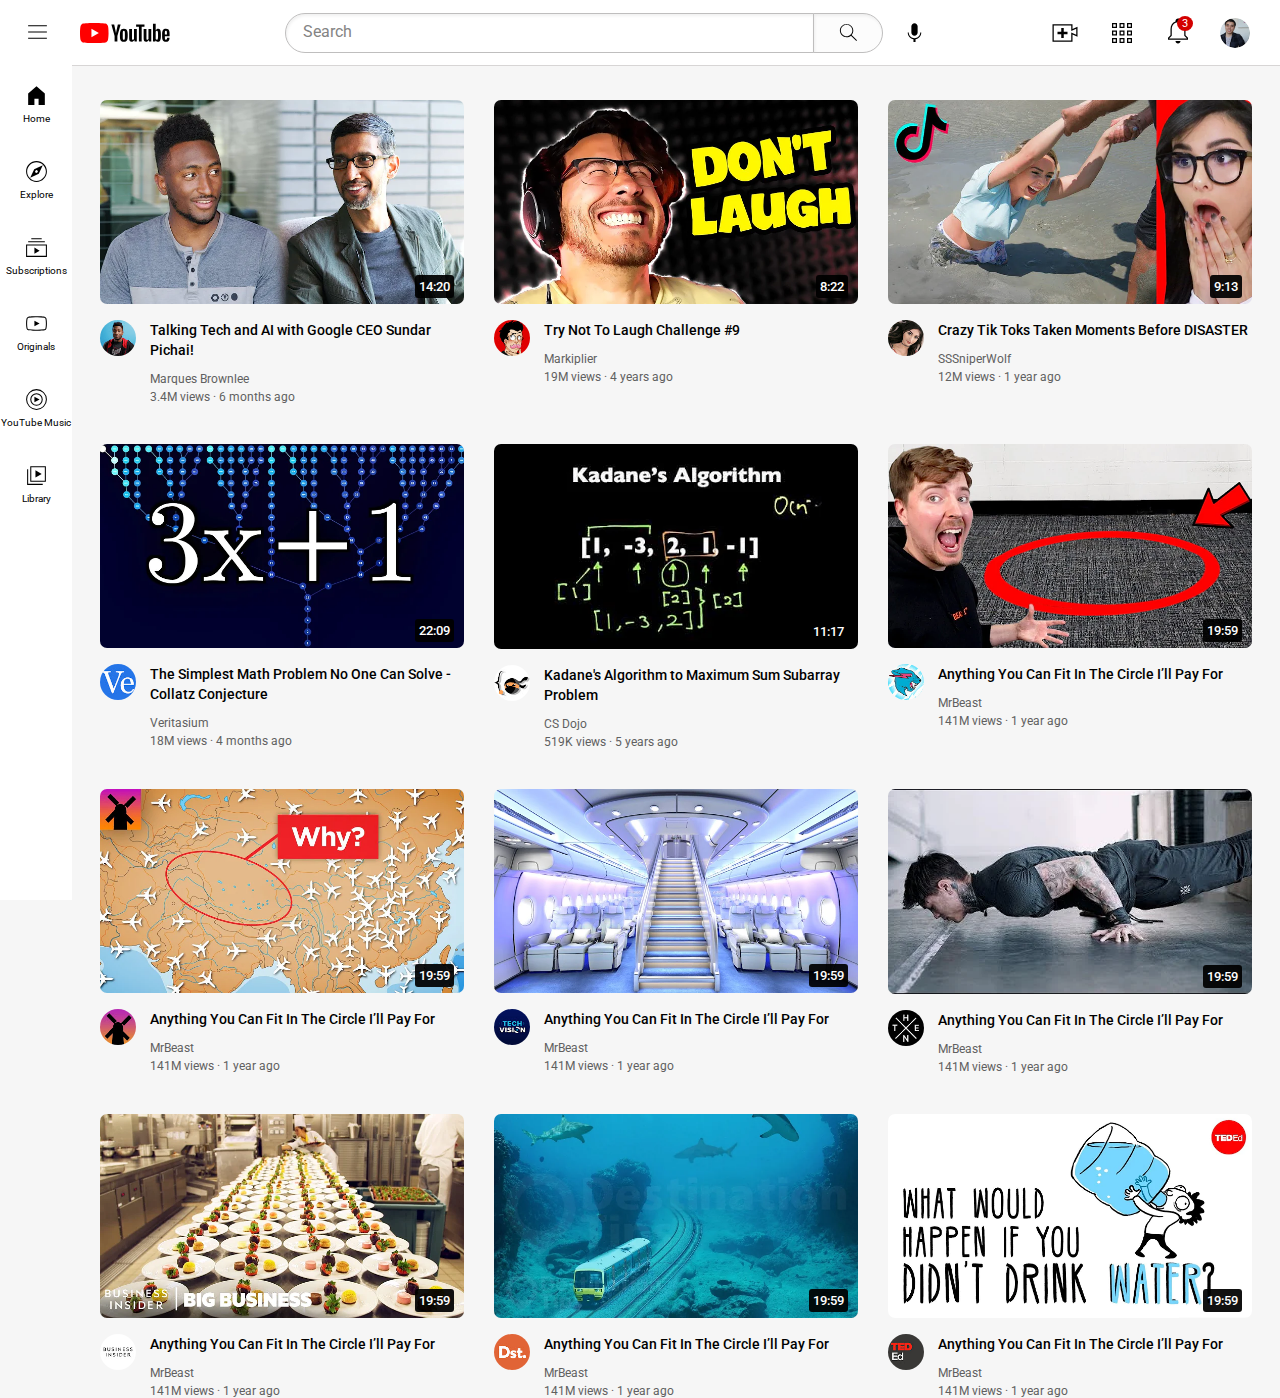
<file: youtube/index.html>
<!DOCTYPE html>
<html lang="en">
<head>
    <meta charset="UTF-8">
    <meta http-equiv="X-UA-Compatible" content="IE=edge">
    <meta name="viewport" content="width=device-width, initial-scale=1.0">
    <title>Youtube Clone</title>
    <link rel="stylesheet" href="styles/video.css">
    <link rel="stylesheet" href="styles/header.css">
    <link rel="stylesheet" href="styles/general.css">
    <link rel="stylesheet" href="styles/sidebar.css">

</head>
<body>
    <header class="header">
        <div class="left-section">
            <img class="hamburguer-menu" src="icons/hamburger-menu.svg">
            <img class="youtube-logo" src="icons/youtube-logo.svg">
        </div>

        <div class="middle-section">     
            <input type="text" placeholder="Search" id="search-bar">
            <button class="search-button">
                <img class="search-button-image" src="icons/search.svg">
                <div class="tooltip">Search</div>
            </button>
            <button class="voice-search-button">
                <img class="voice-search-button-image" src="icons/voice-search-icon.svg">
                <div class="tooltip">Search with your voice</div>
            </button>
        </div>

        <div class="right-section">
            <img class="upload-icon" src="icons/upload.svg">
            <img class="youtube-apps-icon" src="icons/youtube-apps.svg">

            <div class="notifications-container">
                <img class="notifications-icon" src="icons/notifications.svg">
                <div class="notifications-count">3</div>
            </div>

            <img class="channel-icon" src="thumbnails/channel-logo.jpeg">
        </div>
    </header>

    <div class="sidebar">
        <div class="sidebar-link">
            <img src="/youtube/sidebar-icons/home.svg" alt="home">
            <div>Home</div>
        </div>
        <div class="sidebar-link">
            <img src="/youtube/sidebar-icons/explore.svg" alt="home">
            <div>Explore</div>
        </div>
        <div class="sidebar-link">
            <img src="/youtube/sidebar-icons/subscriptions.svg" alt="home">
            <div>Subscriptions</div>
        </div>
        <div class="sidebar-link">
            <img src="/youtube/sidebar-icons/originals.svg" alt="home">
            <div>Originals</div>
        </div>
        <div class="sidebar-link">
            <img src="/youtube/sidebar-icons/youtube-music.svg" alt="home">
            <div>YouTube Music</div>
        </div>
        <div class="sidebar-link">
            <img src="/youtube/sidebar-icons/library.svg" alt="home">
            <div>Library</div>
        </div>
    </div>

    <div class="video-grid">
        <div class="video-preview">
            <div class="thumbnail-row">            
                <img class="thumbnail" src="thumbnails/thumbnail-1.webp" alt="thumbnail 1">
                <div class="video-time">14:20</div>
            </div>

            <div class="video-info-grid">
                <div class="channel-picture">
                    <img class="profile-picture"src="thumbnails/channel-1.jpeg" alt="channel 1">
                </div>
                <div class="video-info">
                    <p class="video-title">Talking Tech and AI with Google CEO Sundar Pichai!</p>
                    <p class="video-author">Marques Brownlee</p>
                    <p class="video-stats">3.4M views · 6 months ago</p>
                </div>
            </div>
        </div>
   
        <div class="video-preview">
            <div class="thumbnail-row">            
                <img class="thumbnail" src="thumbnails/thumbnail-2.webp" alt="thumbnail 2">
                <div class="video-time">8:22</div>
            </div>

            <div class="video-info-grid">
                <div class="channel-picture">
                    <img class="profile-picture"src="thumbnails/channel-2.jpeg" alt="channel 2">
                </div>
                <div class="video-info">
                    <p class="video-title">Try Not To Laugh Challenge #9</p>
                    <p class="video-author">Markiplier</p>
                    <p class="video-stats">19M views · 4 years ago</p>
                </div>
            </div>
        </div>

        <div class="video-preview">
            <div class="thumbnail-row">            
                <img class="thumbnail" src="thumbnails/thumbnail-3.webp" alt="thumbnail 3">
                <div class="video-time">9:13</div>
            </div>

            <div class="video-info-grid">
                <div class="channel-picture">
                    <img class="profile-picture"src="thumbnails/channel-3.jpeg" alt="channel 3">
                </div>
                <div class="video-info">
                    <p class="video-title">Crazy Tik Toks Taken Moments Before DISASTER</p>
                    <p class="video-author">SSSniperWolf</p>
                    <p class="video-stats">12M views · 1 year ago</p>
                </div>
            </div>
        </div>
   
        <div class="video-preview">
            <div class="thumbnail-row">            
                <img class="thumbnail" src="thumbnails/thumbnail-4.webp" alt="thumbnail 4">
                <div class="video-time">22:09</div>
            </div>

            <div class="video-info-grid">
                <div class="channel-picture">
                    <img class="profile-picture"src="thumbnails/channel-4.jpeg" alt="channel 4">
                </div>
                <div class="video-info">
                    <p class="video-title">The Simplest Math Problem No One Can Solve - Collatz Conjecture</p>
                    <p class="video-author">Veritasium</p>
                    <p class="video-stats">18M views · 4 months ago</p>
                </div>
            </div>
        </div>

        <div class="video-preview">
            <div class="thumbnail-row">            
                <img class="thumbnail" src="thumbnails/thumbnail-5.webp" alt="thumbnail 5">
                <div class="video-time">11:17</div>
            </div>

            <div class="video-info-grid">
                <div class="channel-picture">
                    <img class="profile-picture"src="thumbnails/channel-5.jpeg" alt="channel 5">
                </div>
                <div class="video-info">
                    <p class="video-title">Kadane's Algorithm to Maximum Sum Subarray Problem</p>
                    <p class="video-author">CS Dojo</p>
                    <p class="video-stats">519K views · 5 years ago</p>
                </div>
            </div>
        </div>
   
        <div class="video-preview">
            <div class="thumbnail-row">            
                <img class="thumbnail" src="thumbnails/thumbnail-6.webp" alt="thumbnail 6">
                <div class="video-time">19:59</div>
            </div>

            <div class="video-info-grid">
                <div class="channel-picture">
                    <img class="profile-picture"src="thumbnails/channel-6.jpeg" alt="channel 6">
                </div>
                <div class="video-info">
                    <p class="video-title">Anything You Can Fit In The Circle I’ll Pay For</p>
                    <p class="video-author">MrBeast</p>
                    <p class="video-stats">141M views · 1 year ago</p>
                </div>
            </div>
        </div>

        <div class="video-preview">
            <div class="thumbnail-row">            
                <img class="thumbnail" src="thumbnails/thumbnail-7.webp" alt="thumbnail 7">
                <div class="video-time">19:59</div>
            </div>

            <div class="video-info-grid">
                <div class="channel-picture">
                    <img class="profile-picture"src="thumbnails/channel-7.jpeg" alt="channel 7">
                </div>
                <div class="video-info">
                    <p class="video-title">Anything You Can Fit In The Circle I’ll Pay For</p>
                    <p class="video-author">MrBeast</p>
                    <p class="video-stats">141M views · 1 year ago</p>
                </div>
            </div>
        </div>

        <div class="video-preview">
            <div class="thumbnail-row">            
                <img class="thumbnail" src="thumbnails/thumbnail-8.webp" alt="thumbnail 8">
                <div class="video-time">19:59</div>
            </div>

            <div class="video-info-grid">
                <div class="channel-picture">
                    <img class="profile-picture"src="thumbnails/channel-8.jpeg" alt="channel 8">
                </div>
                <div class="video-info">
                    <p class="video-title">Anything You Can Fit In The Circle I’ll Pay For</p>
                    <p class="video-author">MrBeast</p>
                    <p class="video-stats">141M views · 1 year ago</p>
                </div>
            </div>
        </div>

        <div class="video-preview">
            <div class="thumbnail-row">            
                <img class="thumbnail" src="thumbnails/thumbnail-9.webp" alt="thumbnail 9">
                <div class="video-time">19:59</div>
            </div>

            <div class="video-info-grid">
                <div class="channel-picture">
                    <img class="profile-picture"src="thumbnails/channel-9.jpeg" alt="channel 9">
                </div>
                <div class="video-info">
                    <p class="video-title">Anything You Can Fit In The Circle I’ll Pay For</p>
                    <p class="video-author">MrBeast</p>
                    <p class="video-stats">141M views · 1 year ago</p>
                </div>
            </div>
        </div>

        <div class="video-preview">
            <div class="thumbnail-row">            
                <img class="thumbnail" src="thumbnails/thumbnail-10.webp" alt="thumbnail 10">
                <div class="video-time">19:59</div>
            </div>

            <div class="video-info-grid">
                <div class="channel-picture">
                    <img class="profile-picture"src="thumbnails/channel-10.jpeg" alt="channel 10">
                </div>
                <div class="video-info">
                    <p class="video-title">Anything You Can Fit In The Circle I’ll Pay For</p>
                    <p class="video-author">MrBeast</p>
                    <p class="video-stats">141M views · 1 year ago</p>
                </div>
            </div>
        </div>

        <div class="video-preview">
            <div class="thumbnail-row">            
                <img class="thumbnail" src="thumbnails/thumbnail-11.webp" alt="thumbnail 11">
                <div class="video-time">19:59</div>
            </div>

            <div class="video-info-grid">
                <div class="channel-picture">
                    <img class="profile-picture"src="thumbnails/channel-11.jpeg" alt="channel 11">
                </div>
                <div class="video-info">
                    <p class="video-title">Anything You Can Fit In The Circle I’ll Pay For</p>
                    <p class="video-author">MrBeast</p>
                    <p class="video-stats">141M views · 1 year ago</p>
                </div>
            </div>
        </div>

        <div class="video-preview">
            <div class="thumbnail-row">            
                <img class="thumbnail" src="thumbnails/thumbnail-12.webp" alt="thumbnail 12">
                <div class="video-time">19:59</div>
            </div>

            <div class="video-info-grid">
                <div class="channel-picture">
                    <img class="profile-picture"src="thumbnails/channel-12.jpeg" alt="channel 12">
                </div>
                <div class="video-info">
                    <p class="video-title">Anything You Can Fit In The Circle I’ll Pay For</p>
                    <p class="video-author">MrBeast</p>
                    <p class="video-stats">141M views · 1 year ago</p>
                </div>
            </div>
        </div>
    </div>
</body>
</html>
</file>
<file: youtube/styles/video.css>
@import url('https://fonts.googleapis.com/css2?family=Roboto:wght@400;500&display=swap');

.video-grid {
    display: grid;
    grid-template-columns: 1fr 1fr 1fr 1fr;
    column-gap: 30px;
    row-gap: 40px;
    margin-top: 20px;
}

.video-info-grid {
    display: grid;
    grid-template-columns: 50px 1fr;
    cursor: pointer;
}

.thumbnail-row {
    margin-bottom: 12px;
    position: relative;
}

.thumbnail {
    width: 100%;
    border-radius: 7px;
    cursor: pointer;
}

.channel-picture {
    width: 36px;
    vertical-align: top;
}

.profile-picture {
    width: 100%;
    border-radius: 50%;
}

.video-title {
    font-size: 14px;
    font-weight: 500;
    line-height: 20px;
    margin-bottom: 12px;
}

.video-author, .video-stats {
    font-size: 12px;
    color: rgb(96, 96, 96);
}

.video-author {
    margin-bottom: 4px;
}

.video-time {
    position:absolute;
    right: 10px;
    bottom: 10px;
    background-color: rgba(0, 0, 0, 0.929);
    color: white;
    padding: 4px;
    font-size: 13px;
    font-weight: 500;
    border-radius: 3px;
}

@media (max-width: 1400px) {
    .video-grid {
        grid-template-columns: 1fr 1fr 1fr;
    }
}

@media (max-width: 1100px) {
    .video-grid {
        grid-template-columns: 1fr 1fr;
    }
}

@media (max-width: 750px) {
    .video-grid {
        grid-template-columns: 1fr;
    }
}
</file>
<file: youtube/styles/header.css>
.header {
    height: 65px;
    display: flex;
    justify-content: space-between;
    position: fixed;
    top: 0;
    right: 0;
    left: 0;
    background-color: white;
    gap: 70px;
    border-bottom: 1px solid rgb(215, 213, 213);
    z-index: 100;
}

.left-section {
    display: flex;
    align-items: center;
    gap: 5px;
}

.hamburguer-menu {
    height: 25px;
    margin-left: 25px;
    margin-right: 25px;
    cursor: pointer;
}

.youtube-logo {
    height: 20px;
    cursor: pointer;
}

.middle-section {
    flex: 1;
    display: flex;
    align-items: center;
    max-width: 650px;
}

#search-bar {
    flex: 1;
    height: 38px;
    border-top-left-radius: 35px;
    border-bottom-left-radius: 35px;
    border: 1px solid rgb(191, 190, 190);
    box-shadow: inset 1px 2px 3px rgba(0, 0, 0, 0.06);
    width: 0;
}

#search-bar::placeholder {
    font-family: Roboto, Arial;
    font-size: 16px;
    color: rgb(132, 132, 132);
    padding-left: 17px;
}

.search-button {
    height: 40px;
    width: 70px;
    background-color: rgb(252, 252, 252);
    border: 1px solid rgb(191, 190, 190);
    border-top-right-radius: 35px;
    border-bottom-right-radius: 35px;
    display: flex;
    align-items: center;
    justify-content: center;
    box-shadow: inset 1px 2px 3px rgba(0, 0, 0, 0.06);
    margin-left: -1px;
    cursor: pointer;
}
.search-button:hover {
    background-color: rgb(235, 234, 234);
}

.search-button,
.voice-search-button {
    position: relative;
    display: flex;
}

.search-button .tooltip,
.voice-search-button .tooltip {
    position: absolute;
    background-color: rgba(92, 92, 92, 0.955);
    color: white;
    padding: 8px 10px;
    border-radius: 4px;
    bottom: -40px;
    opacity: 0;
    transition: opacity 0.15;
    font-size: 12px;
    pointer-events: none;
    white-space: nowrap;
}
.search-button:hover .tooltip,
.voice-search-button:hover .tooltip {
    opacity: 1;
}


.search-button-image {
    height: 23px;
}

.voice-search-button {
    height: 42px;
    width: 42px;
    border: 1px solid rgb(154, 154, 154);
    margin-left: 10px;
    border: none;
    background: none;
    display: flex;
    align-items: center;
    justify-content: center;
    cursor: pointer;
    border-radius: 50%;
}
.voice-search-button:hover {
    background-color: lightgray;
    opacity: 0.8;
}

.voice-search-button-image {
    height: 25px;
}

.right-section {
    width: 200px;
    margin-right: 30px;
    display: flex;
    align-items: center;
    justify-content: space-between;
    flex-shrink: 0;
}

.upload-icon {
    height: 30px;
    cursor: pointer;
}

.youtube-apps-icon {
    height: 30px;
    cursor: pointer;
}

.notifications-container {
    position: relative;
    cursor: pointer;
}
.notifications-count {
    position: absolute;
    right: 0;
    top: 0;
    background-color: rgb(211, 0, 0);
    color: white;
    font-size: 11px;
    padding: 1px 5px;
    border-radius: 50%;
}
.notifications-icon {
    height: 30px;
}

.channel-icon {
    height: 30px;
    border-radius: 50%;
    cursor: pointer;
}
</file>
<file: youtube/styles/general.css>
* {
    margin: 0;
    padding: 0;
}

body {
    padding-top: 80px;
    padding-left: 100px;
    padding-right: 28px;
    font-family: Roboto, Arial;
    background-color: rgb(246, 246, 246);
}

p{
    margin-top: 0;
    margin-bottom: 0;
}
</file>
<file: youtube/styles/sidebar.css>
.sidebar {
    position: fixed;
    left: 0px;
    bottom: 0px;
    top: 65px;
    background-color: white;
    width: 72px;
    z-index: 200;
}

.sidebar-link {
    height: 76px;
    display: flex;
    flex-direction: column;
    align-items: center;
    justify-content: center;
    gap: 5px;
    cursor: pointer;
}
.sidebar-link:hover {
    background-color: rgb(233, 232, 232);
}

.sidebar-link img {
    height: 25px;
}

.sidebar-link div {
    font-size: 10px;
}
</file>
